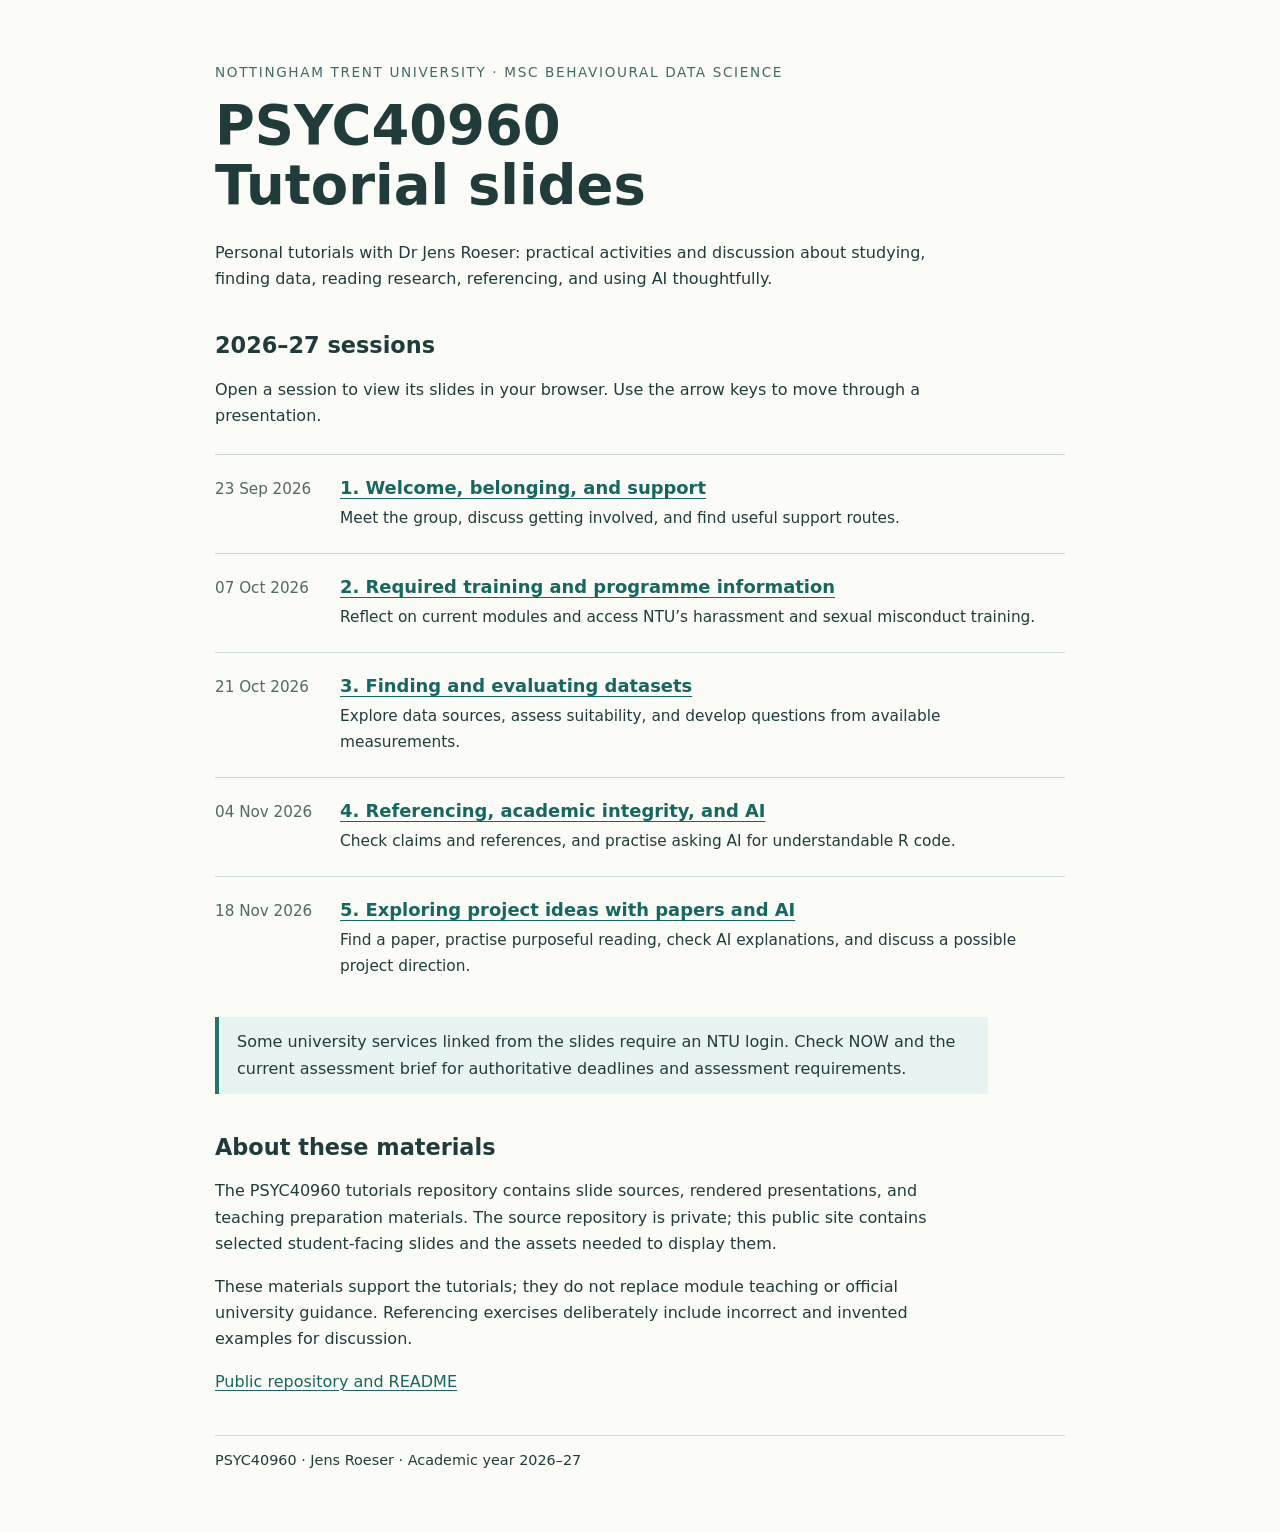
<file: index.html>
<!doctype html>
<html lang="en">
<head>
  <meta charset="utf-8">
  <meta name="viewport" content="width=device-width, initial-scale=1">
  <meta name="description" content="PSYC40960 personal tutorial slides for MSc Behavioural Data Science at Nottingham Trent University, taught by Dr Jens Roeser.">
  <title>PSYC40960 · Tutorial slides</title>
  <style>
    :root { color-scheme: light; font-family: system-ui, sans-serif; color: #213b3b; background: #fbfbf7; }
    body { margin: 0; }
    main { max-width: 850px; margin: auto; padding: 64px 24px; }
    .eyebrow { text-transform: uppercase; letter-spacing: .12em; font-size: .85rem; color: #426966; }
    h1 { font-size: clamp(2.2rem, 6vw, 3.4rem); line-height: 1.1; margin: 16px 0 24px; }
    h2 { margin-top: 40px; font-size: 1.4rem; }
    p { line-height: 1.65; max-width: 72ch; }
    a { color: #17665f; text-underline-offset: .2em; }
    a:hover { color: #093d38; }
    a:focus-visible { outline: 3px solid #a97816; outline-offset: 5px; }
    ol { list-style: none; padding: 0; margin-top: 24px; }
    li { border-top: 1px solid #ccd9d5; padding: 22px 0; display: grid; grid-template-columns: 105px 1fr; gap: 20px; }
    time { color: #526966; font-size: .95rem; padding-top: 3px; }
    li a { font-size: 1.12rem; font-weight: 650; }
    li p { margin: 8px 0 0; font-size: .96rem; }
    .note { border-left: 4px solid #267568; background: #e8f4f1; padding: 12px 18px; }
    footer { border-top: 1px solid #ccd9d5; margin-top: 40px; padding-top: 16px; font-size: .9rem; }
    @media (max-width: 520px) { main { padding: 36px 20px; } li { grid-template-columns: 1fr; gap: 8px; } }
  </style>
</head>
<body>
<main>
  <header>
    <div class="eyebrow">Nottingham Trent University · MSc Behavioural Data Science</div>
    <h1>PSYC40960<br>Tutorial slides</h1>
    <p>Personal tutorials with Dr Jens Roeser: practical activities and discussion about studying, finding data, reading research, referencing, and using AI thoughtfully.</p>
  </header>
  <section aria-labelledby="slides">
    <h2 id="slides">2026–27 sessions</h2>
    <p>Open a session to view its slides in your browser. Use the arrow keys to move through a presentation.</p>
    <ol>
      <li><time datetime="2026-09-23">23 Sep 2026</time><div><a href="2026/01-welcome-belonging-support.html">1. Welcome, belonging, and support</a><p>Meet the group, discuss getting involved, and find useful support routes.</p></div></li>
      <li><time datetime="2026-10-07">07 Oct 2026</time><div><a href="2026/02-harassment-sexual-misconduct-training.html">2. Required training and programme information</a><p>Reflect on current modules and access NTU’s harassment and sexual misconduct training.</p></div></li>
      <li><time datetime="2026-10-21">21 Oct 2026</time><div><a href="2026/03-finding-evaluating-datasets.html">3. Finding and evaluating datasets</a><p>Explore data sources, assess suitability, and develop questions from available measurements.</p></div></li>
      <li><time datetime="2026-11-04">04 Nov 2026</time><div><a href="2026/04-academic-integrity-ai-use.html">4. Referencing, academic integrity, and AI</a><p>Check claims and references, and practise asking AI for understandable R code.</p></div></li>
      <li><time datetime="2026-11-18">18 Nov 2026</time><div><a href="2026/05-project-planning-literature-search-ai.html">5. Exploring project ideas with papers and AI</a><p>Find a paper, practise purposeful reading, check AI explanations, and discuss a possible project direction.</p></div></li>
    </ol>
    <p class="note">Some university services linked from the slides require an NTU login. Check NOW and the current assessment brief for authoritative deadlines and assessment requirements.</p>
  </section>
  <section aria-labelledby="about">
    <h2 id="about">About these materials</h2>
    <p>The PSYC40960 tutorials repository contains slide sources, rendered presentations, and teaching preparation materials. The source repository is private; this public site contains selected student-facing slides and the assets needed to display them.</p>
    <p>These materials support the tutorials; they do not replace module teaching or official university guidance. Referencing exercises deliberately include incorrect and invented examples for discussion.</p>
    <p><a href="https://github.com/jensroes/psyc40960-slides#readme">Public repository and README</a></p>
  </section>
  <footer>PSYC40960 · Jens Roeser · Academic year 2026–27</footer>
</main>
</body>
</html>
</file>
